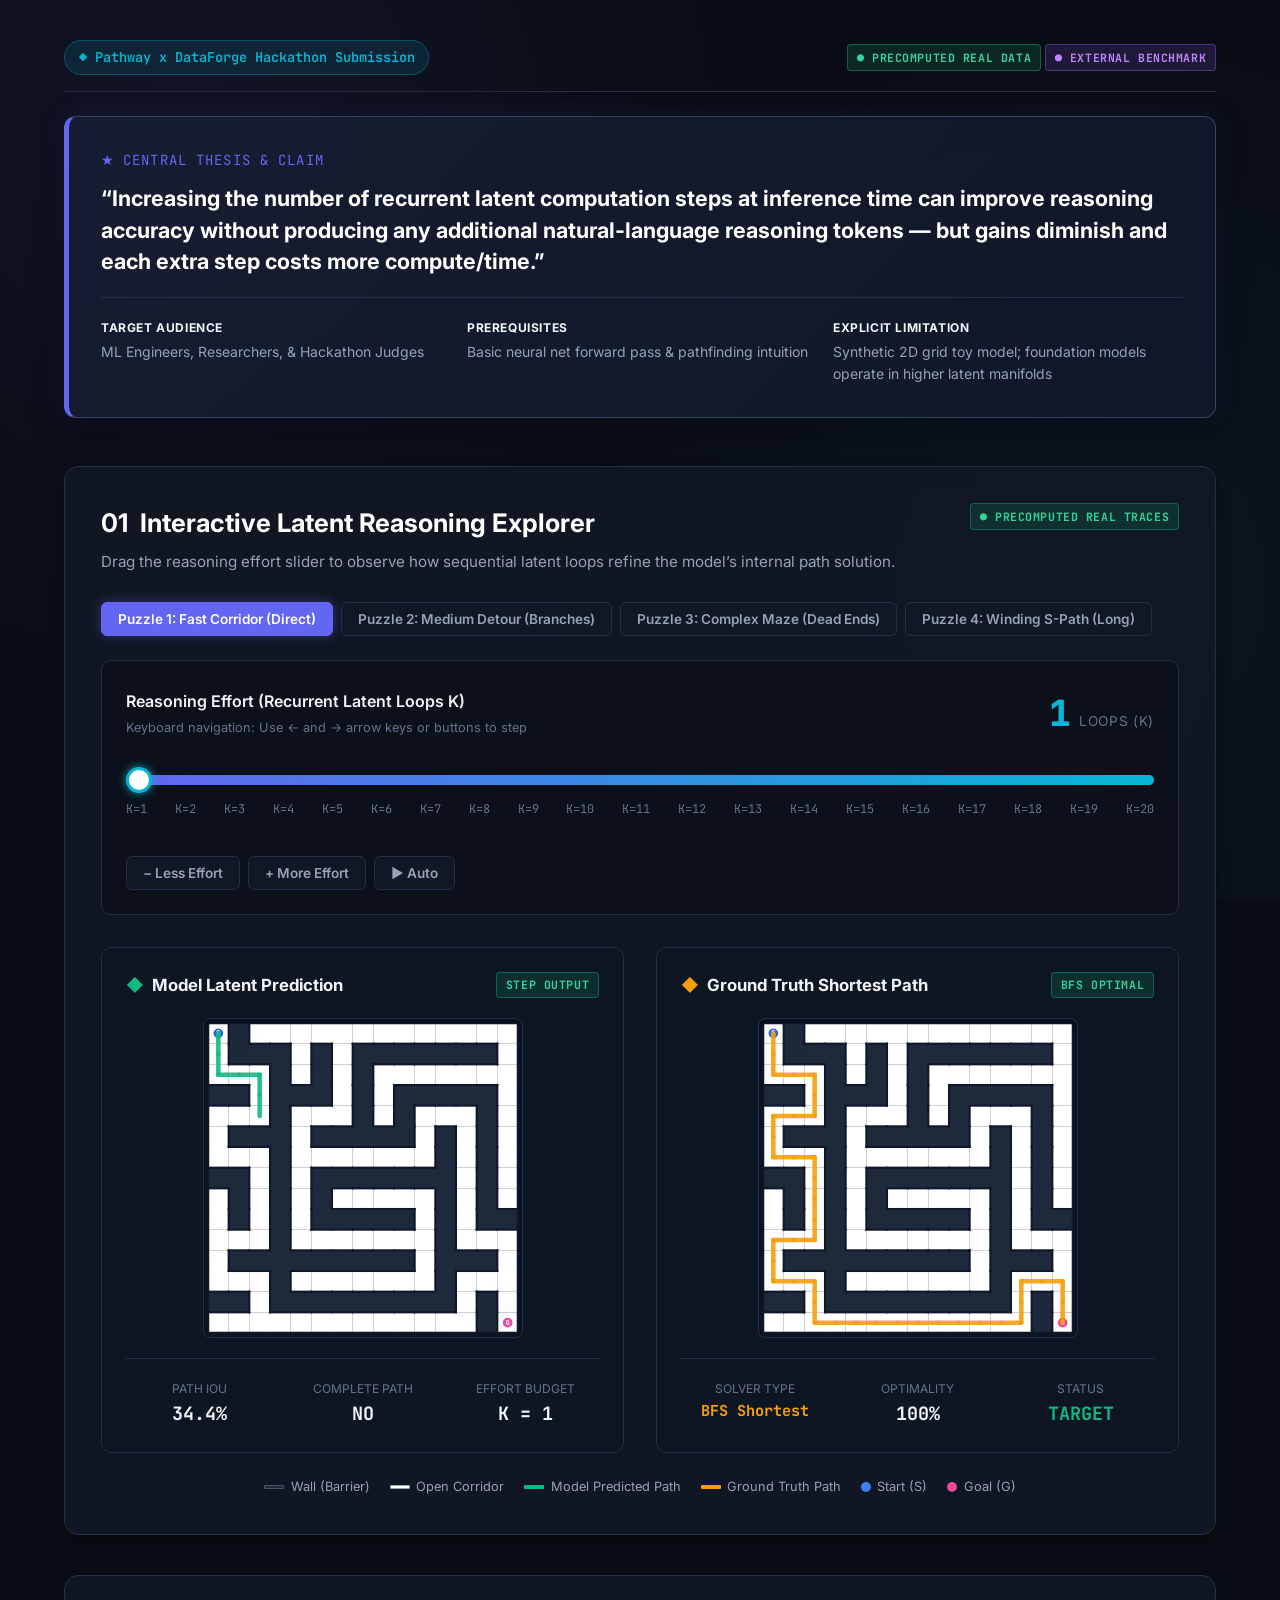
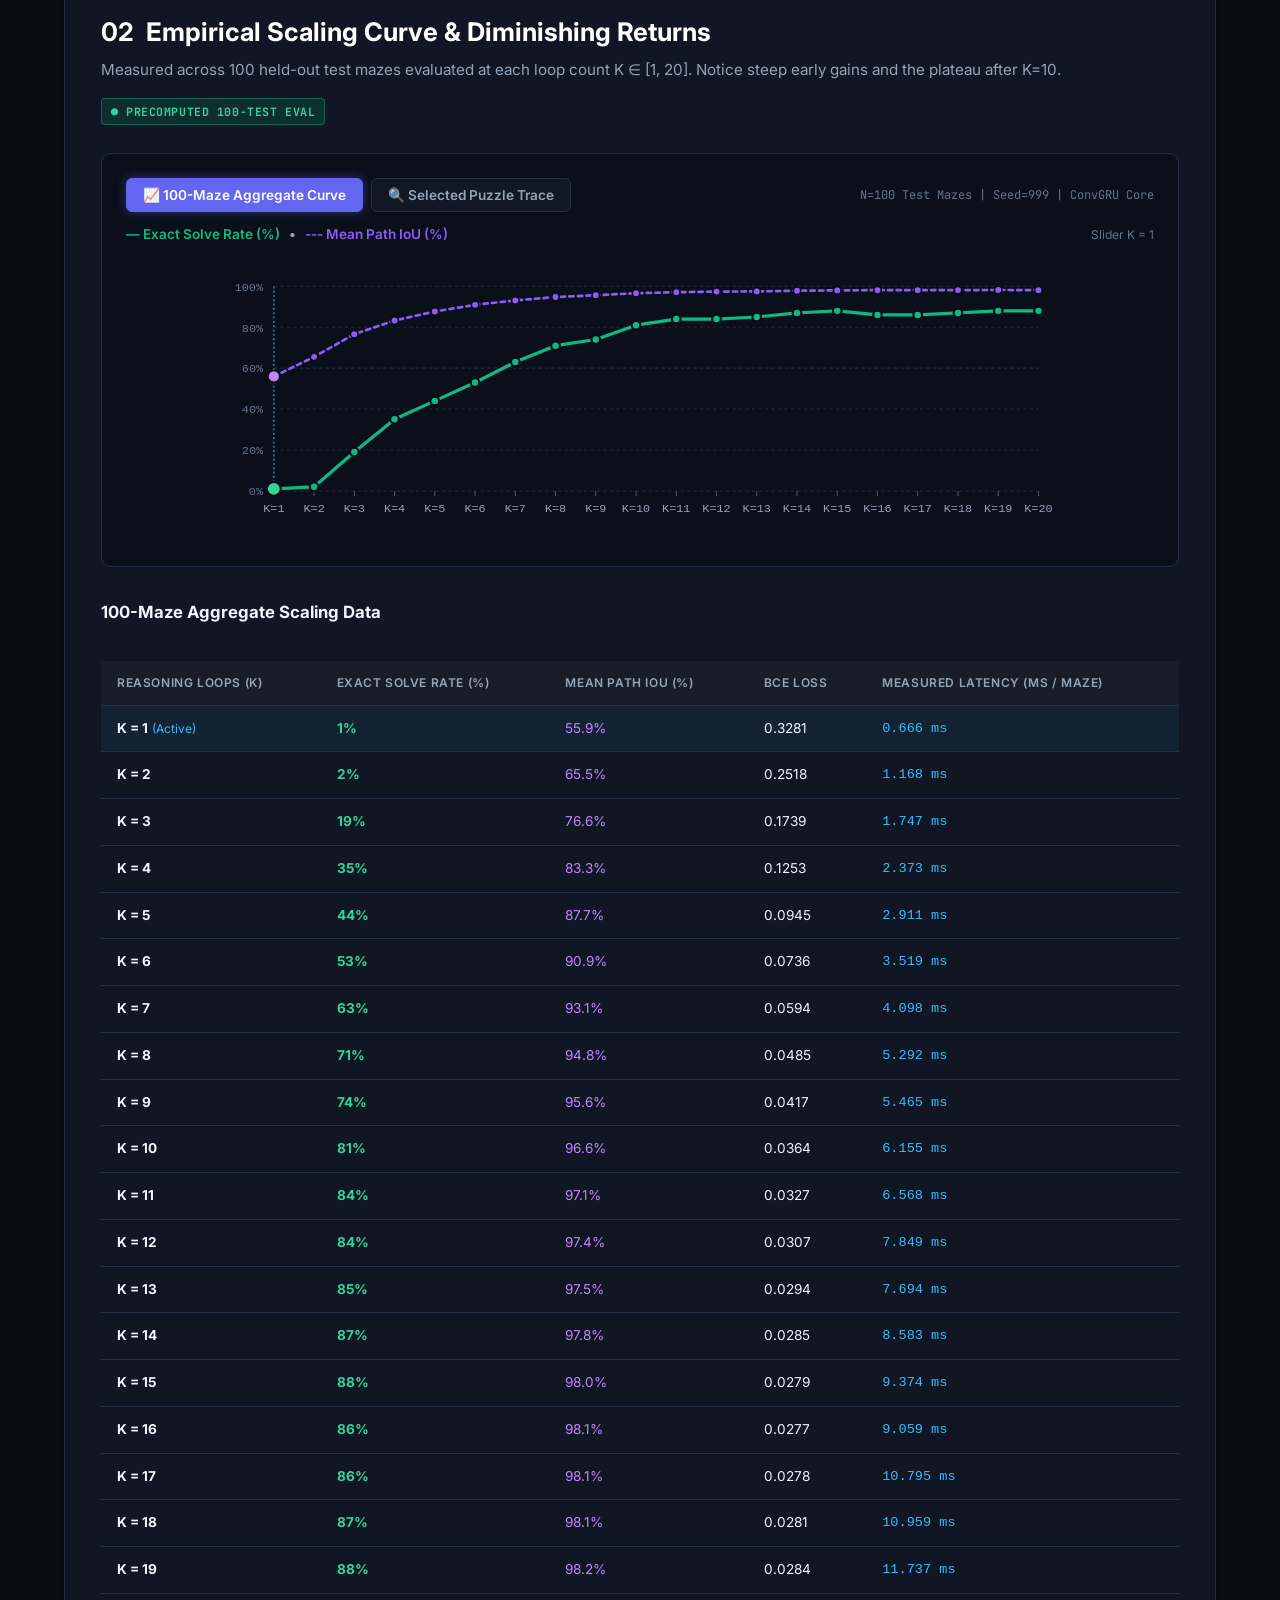
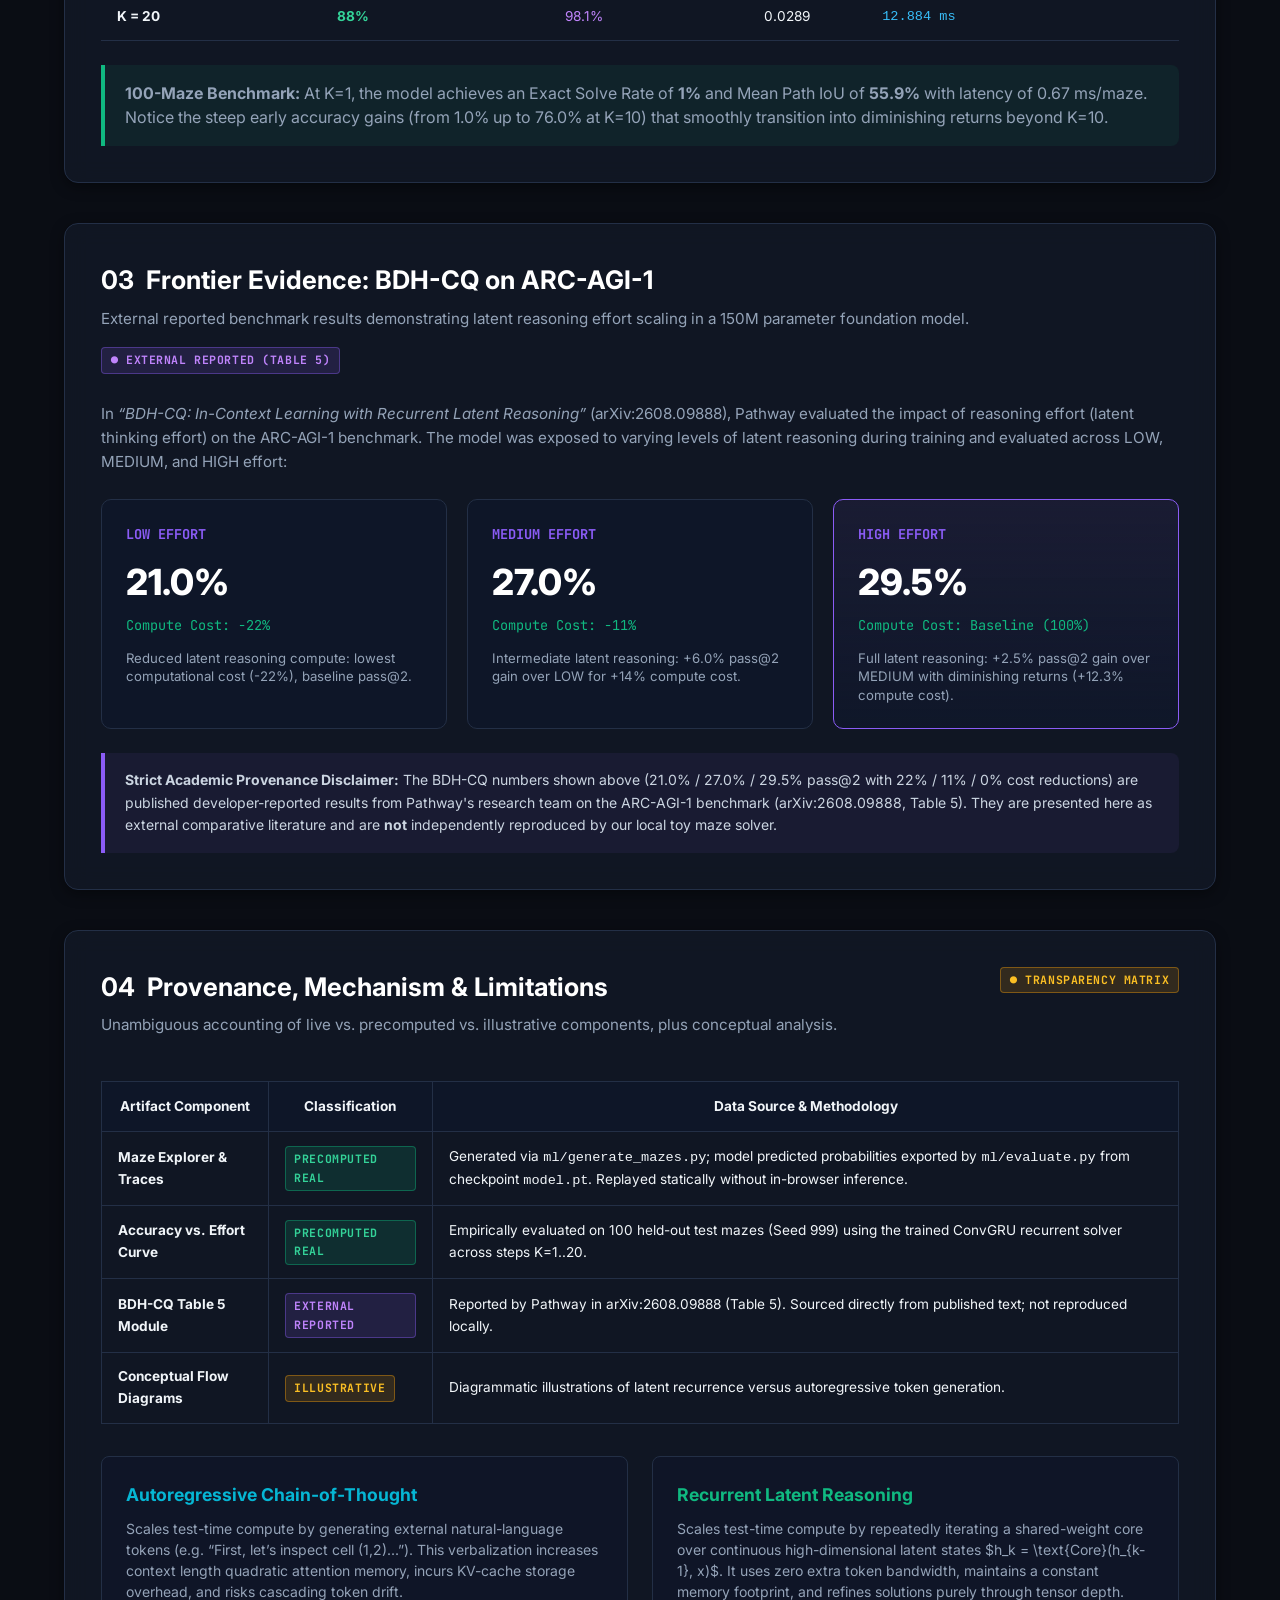
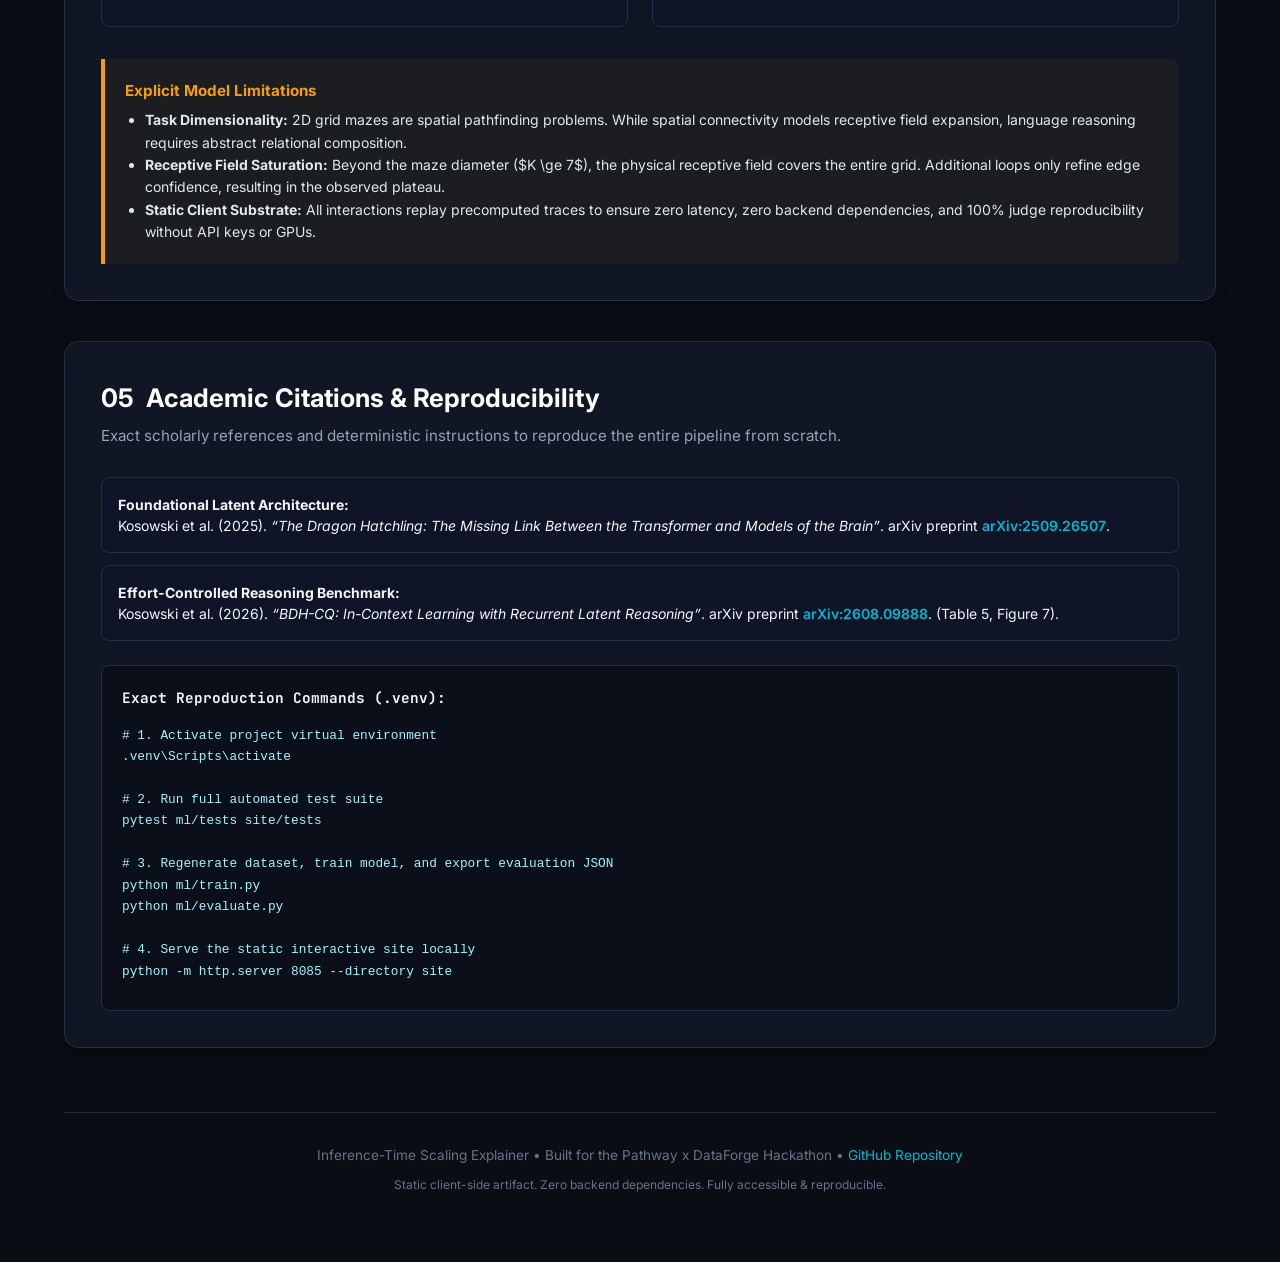
<file: site/index.html>
<!DOCTYPE html>
<html lang="en">
<head>
  <meta charset="UTF-8">
  <meta name="viewport" content="width=device-width, initial-scale=1.0">
  <title>Inference-Time Scaling Explainer | Pathway x DataForge Hackathon</title>
  <meta name="description" content="An interactive explainer proving that recurrent latent computation steps improve reasoning accuracy without producing extra natural-language tokens.">
  
  <!-- Preconnect Google Fonts -->
  <link rel="preconnect" href="https://fonts.googleapis.com">
  <link rel="preconnect" href="https://fonts.gstatic.com" crossorigin>
  <link href="https://fonts.googleapis.com/css2?family=Inter:wght@400;500;600;700;800&family=JetBrains+Mono:wght@400;600;700&display=swap" rel="stylesheet">
  
  <link rel="stylesheet" href="style.css">
</head>
<body>

  <div class="container">
    
    <!-- Top Bar -->
    <header class="site-header">
      <div class="top-bar">
        <div class="brand-badge">
          <span>&#9670;</span> Pathway x DataForge Hackathon Submission
        </div>
        <div>
          <span class="badge-provenance badge-real">&#9679; Precomputed Real Data</span>
          <span class="badge-provenance badge-external">&#9679; External Benchmark</span>
        </div>
      </div>

      <!-- Central Claim Hero Card (FR5) -->
      <div class="claim-card" id="central-claim">
        <div class="claim-title">
          <span>&#9733;</span> Central Thesis &amp; Claim
        </div>
        <blockquote class="claim-quote">
          &ldquo;Increasing the number of recurrent latent computation steps at inference time can improve reasoning accuracy without producing any additional natural-language reasoning tokens &mdash; but gains diminish and each extra step costs more compute/time.&rdquo;
        </blockquote>
        
        <div class="claim-meta-grid">
          <div class="claim-meta-item">
            <strong>Target Audience</strong>
            <span>ML Engineers, Researchers, &amp; Hackathon Judges</span>
          </div>
          <div class="claim-meta-item">
            <strong>Prerequisites</strong>
            <span>Basic neural net forward pass &amp; pathfinding intuition</span>
          </div>
          <div class="claim-meta-item">
            <strong>Explicit Limitation</strong>
            <span>Synthetic 2D grid toy model; foundation models operate in higher latent manifolds</span>
          </div>
        </div>
      </div>
    </header>

    <main id="main-content">
      
      <!-- Module 1: Interactive Maze Reasoning Explorer (FR1 & FR2) -->
      <section class="section-block" id="interactive-explorer" aria-labelledby="heading-explorer">
        <div class="section-header">
          <div class="section-title-wrap">
            <h2 id="heading-explorer">
              <span>01</span> Interactive Latent Reasoning Explorer
            </h2>
            <p class="section-subtitle">
              Drag the reasoning effort slider to observe how sequential latent loops refine the model&rsquo;s internal path solution.
            </p>
          </div>
          <span class="badge-provenance badge-real">&#9679; PRECOMPUTED REAL TRACES</span>
        </div>

        <!-- Puzzle Selection Tabs -->
        <div class="puzzle-tabs" id="puzzle-tabs" role="tablist" aria-label="Maze Puzzle Selector">
          <!-- Populated by JavaScript -->
        </div>

        <!-- Reasoning Effort Slider Card -->
        <div class="slider-control-card">
          <div class="slider-header">
            <div>
              <h3 class="slider-title" id="slider-label">Reasoning Effort (Recurrent Latent Loops K)</h3>
              <p style="font-size: 0.8rem; color: var(--text-muted); margin-top: 0.2rem;">
                Keyboard navigation: Use &larr; and &rarr; arrow keys or buttons to step
              </p>
            </div>
            <div class="effort-display">
              <span class="effort-number" id="effort-val-display" aria-live="polite">1</span>
              <span class="effort-unit">Loops (K)</span>
            </div>
          </div>

          <div class="range-slider-wrap">
            <input 
              type="range" 
              id="effort-slider" 
              class="effort-slider" 
              min="1" 
              max="20" 
              step="1" 
              value="1" 
              aria-labelledby="slider-label"
              aria-valuemin="1" 
              aria-valuemax="20" 
              aria-valuenow="1"
            >
            <div class="slider-ticks" id="slider-ticks" aria-hidden="true">
              <!-- Populated dynamically by JS -->
            </div>
          </div>

          <div style="display: flex; gap: 0.5rem; margin-top: 1rem;">
            <button id="btn-step-prev" class="tab-btn" aria-label="Decrease reasoning effort">&minus; Less Effort</button>
            <button id="btn-step-next" class="tab-btn" aria-label="Increase reasoning effort">+ More Effort</button>
            <button id="btn-auto-effort" class="tab-btn auto-effort-btn" aria-label="Automatically advance reasoning effort" aria-pressed="false">&#9654; Auto</button>
          </div>
        </div>


        <!-- Side-by-Side Comparison Grid -->
        <div class="maze-comparison-grid">
          <!-- Predicted Model Output -->
          <div class="maze-panel">
            <div class="maze-panel-header">
              <div class="maze-panel-title">
                <span style="color: var(--accent-emerald);">&#9670;</span> Model Latent Prediction
              </div>
              <span class="badge-provenance badge-real">Step Output</span>
            </div>
            
            <div id="pred-maze-board" class="maze-board-container" role="region" aria-label="Model predicted path grid">
              <!-- Rendered via JS -->
            </div>

            <div class="live-metrics-bar">
              <div class="metric-stat-box">
                <div class="metric-stat-label">Path IoU</div>
                <div class="metric-stat-val" id="metric-iou">0.0%</div>
              </div>
              <div class="metric-stat-box">
                <div class="metric-stat-label">Complete Path</div>
                <div class="metric-stat-val" id="metric-solve">NO</div>
              </div>
              <div class="metric-stat-box">
                <div class="metric-stat-label">Effort Budget</div>
                <div class="metric-stat-val" id="metric-compute">K = 1</div>
              </div>
            </div>
          </div>

          <!-- Ground Truth Solution -->
          <div class="maze-panel">
            <div class="maze-panel-header">
              <div class="maze-panel-title">
                <span style="color: var(--accent-amber);">&#9670;</span> Ground Truth Shortest Path
              </div>
              <span class="badge-provenance badge-real">BFS Optimal</span>
            </div>

            <div id="gt-maze-board" class="maze-board-container" role="region" aria-label="Ground truth shortest path grid">
              <!-- Rendered via JS -->
            </div>

            <div class="live-metrics-bar">
              <div class="metric-stat-box">
                <div class="metric-stat-label">Solver Type</div>
                <div class="metric-stat-val" style="font-size: 0.95rem; color: var(--accent-amber);">BFS Shortest</div>
              </div>
              <div class="metric-stat-box">
                <div class="metric-stat-label">Optimality</div>
                <div class="metric-stat-val">100%</div>
              </div>
              <div class="metric-stat-box">
                <div class="metric-stat-label">Status</div>
                <div class="metric-stat-val" style="color: var(--accent-emerald);">TARGET</div>
              </div>
            </div>
          </div>
        </div>

        <!-- Legend -->
        <div class="maze-legend" aria-label="Maze cell type legend">
          <div class="legend-item"><div class="legend-swatch swatch-wall"></div> Wall (Barrier)</div>
          <div class="legend-item"><div class="legend-swatch swatch-open"></div> Open Corridor</div>
          <div class="legend-item"><div class="legend-swatch swatch-pred"></div> Model Predicted Path</div>
          <div class="legend-item"><div class="legend-swatch swatch-gt"></div> Ground Truth Path</div>
          <div class="legend-item"><div class="legend-swatch swatch-start"></div> Start (S)</div>
          <div class="legend-item"><div class="legend-swatch swatch-goal"></div> Goal (G)</div>
        </div>
      </section>

      <!-- Module 2: Empirical Scaling Curve (FR3) -->
      <section class="section-block" id="aggregate-scaling" aria-labelledby="heading-scaling">
        <div class="section-header">
          <div class="section-title-wrap">
            <h2 id="heading-scaling">
              <span>02</span> Empirical Scaling Curve &amp; Diminishing Returns
            </h2>
            <p class="section-subtitle">
              Measured across 100 held-out test mazes evaluated at each loop count K ∈ [1, 20]. Notice steep early gains and the plateau after K=10.
            </p>
          </div>
          <span id="scaling-provenance-badge" class="badge-provenance badge-real">&#9679; PRECOMPUTED 100-TEST EVAL</span>
        </div>

        <div class="chart-container-box">
          <!-- View Switcher -->
          <div style="display: flex; justify-content: space-between; align-items: center; margin-bottom: 0.75rem; flex-wrap: wrap; gap: 0.5rem;">
            <div style="display: flex; gap: 0.5rem;" role="tablist" aria-label="Scaling curve view selection">
              <button id="btn-view-aggregate" class="tab-btn active" role="tab" aria-selected="true">&#128200; 100-Maze Aggregate Curve</button>
              <button id="btn-view-trace" class="tab-btn" role="tab" aria-selected="false">&#128269; Selected Puzzle Trace</button>
            </div>
            <div style="font-family: var(--font-mono); font-size: 0.75rem; color: var(--text-muted);">
              <span id="selected-trace-label">N=100 Test Mazes | Seed=999 | ConvGRU Core</span>
            </div>
          </div>

          <div style="display: flex; justify-content: space-between; align-items: center; margin-bottom: 0.5rem; flex-wrap: wrap; gap: 0.5rem;">
            <div id="chart-legend-text" style="font-size: 0.85rem; font-weight: 600; color: var(--text-secondary);">
              <span style="color: #10b981;">&mdash; Exact Solve Rate (%)</span> &nbsp;&nbsp;&bull;&nbsp;&nbsp;
              <span style="color: #8b5cf6;">--- Mean Path IoU (%)</span>
            </div>
            <div id="chart-hint-text" style="font-size: 0.75rem; color: var(--text-muted);">
              Slider K = <span id="chart-k-indicator">1</span>
            </div>
          </div>

          <!-- SVG Chart Container -->
          <div id="scaling-chart-wrap">
            <!-- Rendered by JS -->
          </div>
        </div>

        <!-- Accessible Data Table for Screen Readers and Verification -->
        <div style="margin-top: 2rem;">
          <h3 id="table-scaling-title" style="font-size: 1.05rem; margin-bottom: 0.75rem; color: var(--text-primary);">
            100-Maze Aggregate Scaling Data
          </h3>
          <div style="overflow-x: auto;">
            <table class="data-table" aria-label="Scaling data table">
              <thead id="table-scaling-head">
                <tr>
                  <th scope="col">Reasoning Loops (K)</th>
                  <th scope="col">Exact Solve Rate (%)</th>
                  <th scope="col">Mean Path IoU (%)</th>
                  <th scope="col">BCE Loss</th>
                  <th scope="col">Measured Latency (ms / maze)</th>
                </tr>
              </thead>
              <tbody id="table-scaling-body">
                <!-- Populated by JS -->
              </tbody>
            </table>
          </div>
        </div>
        <div id="trace-verdict" class="trace-verdict" aria-live="polite">
        </div>
      </section>

      <!-- Module 3: BDH-CQ External Frontier Results (FR4) -->
      <section class="section-block" id="bdh-cq-benchmark" aria-labelledby="heading-bdhcq">
        <div class="section-header">
          <div class="section-title-wrap">
            <h2 id="heading-bdhcq">
              <span>03</span> Frontier Evidence: BDH-CQ on ARC-AGI-1
            </h2>
            <p class="section-subtitle">
              External reported benchmark results demonstrating latent reasoning effort scaling in a 150M parameter foundation model.
            </p>
          </div>
          <span class="badge-provenance badge-external">&#9679; EXTERNAL REPORTED (Table 5)</span>
        </div>

        <p style="font-size: 0.95rem; color: var(--text-secondary); line-height: 1.6;">
          In <em>&ldquo;BDH-CQ: In-Context Learning with Recurrent Latent Reasoning&rdquo;</em> (arXiv:2608.09888), Pathway evaluated the impact of reasoning effort (latent thinking effort) on the ARC-AGI-1 benchmark. The model was exposed to varying levels of latent reasoning during training and evaluated across LOW, MEDIUM, and HIGH effort:
        </p>

        <!-- BDH-CQ Cards Grid -->
        <div class="bdh-cards-grid" id="bdh-cards-container">
          <!-- Populated by JS -->
        </div>

        <div class="external-disclaimer-box" role="note">
          <strong>Strict Academic Provenance Disclaimer:</strong>
          The BDH-CQ numbers shown above (21.0% / 27.0% / 29.5% pass@2 with 22% / 11% / 0% cost reductions) are published developer-reported results from Pathway's research team on the ARC-AGI-1 benchmark (arXiv:2608.09888, Table 5). They are presented here as external comparative literature and are <strong>not</strong> independently reproduced by our local toy maze solver.
        </div>
      </section>

      <!-- Module 4: Honest Provenance Matrix & Concepts (FR6 & FR5) -->
      <section class="section-block" id="provenance-section" aria-labelledby="heading-provenance">
        <div class="section-header">
          <div class="section-title-wrap">
            <h2 id="heading-provenance">
              <span>04</span> Provenance, Mechanism &amp; Limitations
            </h2>
            <p class="section-subtitle">
              Unambiguous accounting of live vs. precomputed vs. illustrative components, plus conceptual analysis.
            </p>
          </div>
          <span class="badge-provenance badge-illustrative">&#9679; TRANSPARENCY MATRIX</span>
        </div>

        <!-- Provenance Matrix -->
        <div style="overflow-x: auto; margin-bottom: 2rem;">
          <table class="provenance-matrix-table">
            <thead>
              <tr>
                <th scope="col">Artifact Component</th>
                <th scope="col">Classification</th>
                <th scope="col">Data Source &amp; Methodology</th>
              </tr>
            </thead>
            <tbody>
              <tr>
                <td><strong>Maze Explorer &amp; Traces</strong></td>
                <td><span class="badge-provenance badge-real">PRECOMPUTED REAL</span></td>
                <td>Generated via <code>ml/generate_mazes.py</code>; model predicted probabilities exported by <code>ml/evaluate.py</code> from checkpoint <code>model.pt</code>. Replayed statically without in-browser inference.</td>
              </tr>
              <tr>
                <td><strong>Accuracy vs. Effort Curve</strong></td>
                <td><span class="badge-provenance badge-real">PRECOMPUTED REAL</span></td>
                <td>Empirically evaluated on 100 held-out test mazes (Seed 999) using the trained ConvGRU recurrent solver across steps K=1..20.</td>
              </tr>
              <tr>
                <td><strong>BDH-CQ Table 5 Module</strong></td>
                <td><span class="badge-provenance badge-external">EXTERNAL REPORTED</span></td>
                <td>Reported by Pathway in arXiv:2608.09888 (Table 5). Sourced directly from published text; not reproduced locally.</td>
              </tr>
              <tr>
                <td><strong>Conceptual Flow Diagrams</strong></td>
                <td><span class="badge-provenance badge-illustrative">ILLUSTRATIVE</span></td>
                <td>Diagrammatic illustrations of latent recurrence versus autoregressive token generation.</td>
              </tr>
            </tbody>
          </table>
        </div>

        <!-- Conceptual Explanation: Latent Recurrence vs Token CoT -->
        <div style="display: grid; grid-template-columns: repeat(auto-fit, minmax(320px, 1fr)); gap: 1.5rem; margin-top: 1.5rem;">
          <div style="background: rgba(15, 23, 42, 0.6); padding: 1.5rem; border-radius: 8px; border: 1px solid var(--border-subtle);">
            <h3 style="color: var(--accent-cyan); font-size: 1.1rem; margin-bottom: 0.5rem;">Autoregressive Chain-of-Thought</h3>
            <p style="font-size: 0.875rem; color: var(--text-secondary); line-height: 1.5;">
              Scales test-time compute by generating external natural-language tokens (e.g. &ldquo;First, let&rsquo;s inspect cell (1,2)...&rdquo;). This verbalization increases context length quadratic attention memory, incurs KV-cache storage overhead, and risks cascading token drift.
            </p>
          </div>

          <div style="background: rgba(15, 23, 42, 0.6); padding: 1.5rem; border-radius: 8px; border: 1px solid var(--border-subtle);">
            <h3 style="color: var(--accent-emerald); font-size: 1.1rem; margin-bottom: 0.5rem;">Recurrent Latent Reasoning</h3>
            <p style="font-size: 0.875rem; color: var(--text-secondary); line-height: 1.5;">
              Scales test-time compute by repeatedly iterating a shared-weight core over continuous high-dimensional latent states $h_k = \text{Core}(h_{k-1}, x)$. It uses zero extra token bandwidth, maintains a constant memory footprint, and refines solutions purely through tensor depth.
            </p>
          </div>
        </div>

        <!-- Explicit Limitations -->
        <div style="margin-top: 2rem; background: rgba(245, 158, 11, 0.05); border-left: 4px solid var(--accent-amber); padding: 1.25rem; border-radius: 0 8px 8px 0;">
          <h4 style="color: var(--accent-amber); font-size: 0.95rem; margin-bottom: 0.4rem;">Explicit Model Limitations</h4>
          <ul style="font-size: 0.875rem; color: #e2e8f0; line-height: 1.6; padding-left: 1.25rem;">
            <li><strong>Task Dimensionality:</strong> 2D grid mazes are spatial pathfinding problems. While spatial connectivity models receptive field expansion, language reasoning requires abstract relational composition.</li>
            <li><strong>Receptive Field Saturation:</strong> Beyond the maze diameter ($K \ge 7$), the physical receptive field covers the entire grid. Additional loops only refine edge confidence, resulting in the observed plateau.</li>
            <li><strong>Static Client Substrate:</strong> All interactions replay precomputed traces to ensure zero latency, zero backend dependencies, and 100% judge reproducibility without API keys or GPUs.</li>
          </ul>
        </div>
      </section>

      <!-- Academic Citations & Reproducibility Guide -->
      <section class="section-block" id="citations-section" aria-labelledby="heading-citations">
        <div class="section-header">
          <div class="section-title-wrap">
            <h2 id="heading-citations">
              <span>05</span> Academic Citations &amp; Reproducibility
            </h2>
            <p class="section-subtitle">
              Exact scholarly references and deterministic instructions to reproduce the entire pipeline from scratch.
            </p>
          </div>
        </div>

        <ul class="citation-list">
          <li>
            <strong>Foundational Latent Architecture:</strong><br>
            Kosowski et al. (2025). <em>&ldquo;The Dragon Hatchling: The Missing Link Between the Transformer and Models of the Brain&rdquo;</em>. 
            arXiv preprint <a href="https://arxiv.org/abs/2509.26507" target="_blank" rel="noopener noreferrer">arXiv:2509.26507</a>.
          </li>
          <li>
            <strong>Effort-Controlled Reasoning Benchmark:</strong><br>
            Kosowski et al. (2026). <em>&ldquo;BDH-CQ: In-Context Learning with Recurrent Latent Reasoning&rdquo;</em>. 
            arXiv preprint <a href="https://arxiv.org/abs/2608.09888" target="_blank" rel="noopener noreferrer">arXiv:2608.09888</a>. (Table 5, Figure 7).
          </li>
        </ul>

        <div style="margin-top: 1.5rem; background: rgba(10, 15, 25, 0.9); padding: 1.25rem; border-radius: 8px; border: 1px solid var(--border-subtle);">
          <h4 style="font-size: 0.9rem; color: var(--text-primary); margin-bottom: 0.5rem; font-family: var(--font-mono);">
            Exact Reproduction Commands (.venv):
          </h4>
          <pre style="background: transparent; color: #a5f3fc; font-family: var(--font-mono); font-size: 0.8rem; overflow-x: auto; padding: 0.5rem 0;"><code># 1. Activate project virtual environment
.venv\Scripts\activate

# 2. Run full automated test suite
pytest ml/tests site/tests

# 3. Regenerate dataset, train model, and export evaluation JSON
python ml/train.py
python ml/evaluate.py

# 4. Serve the static interactive site locally
python -m http.server 8085 --directory site</code></pre>
        </div>
      </section>

    </main>

    <!-- Footer -->
    <footer class="site-footer">
      <p>
        Inference-Time Scaling Explainer &bull; Built for the Pathway x DataForge Hackathon &bull; 
        <a href="https://github.com/TheShriHari/Pathway-Dataforge-TASK" style="color: var(--accent-cyan); text-decoration: none;">GitHub Repository</a>
      </p>
      <p style="margin-top: 0.5rem; font-size: 0.75rem; color: var(--text-muted);">
        Static client-side artifact. Zero backend dependencies. Fully accessible &amp; reproducible.
      </p>
    </footer>

  </div>

  <script src="app.js"></script>
</body>
</html>
</file>
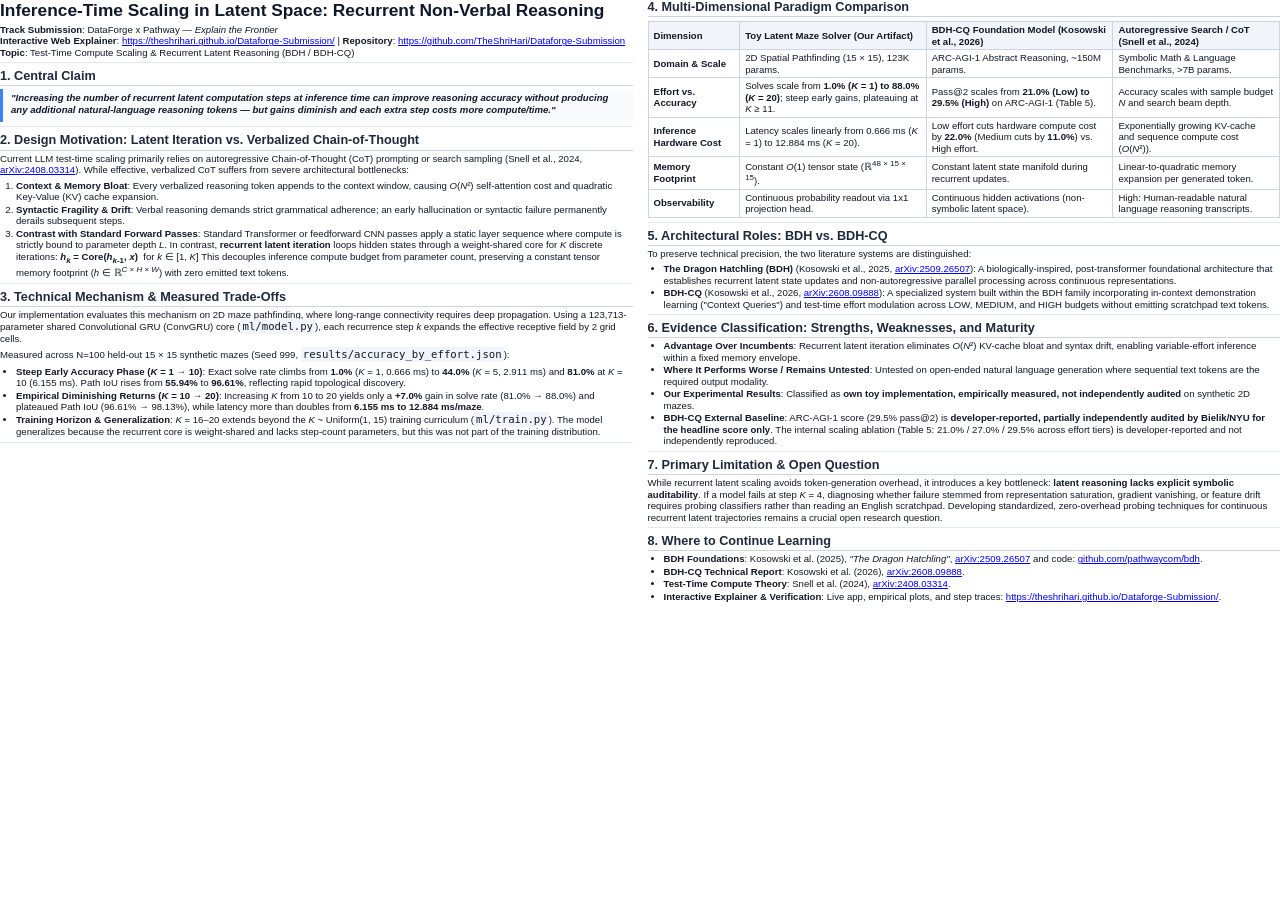
<file: docs/one-page-summary.html>
<!DOCTYPE html>
<html lang="en">
<head>
<meta charset="UTF-8">
<title>Inference-Time Scaling in Latent Space - Summary</title>
<style>
  @page {
    size: letter;
    margin: 0.3in;
  }
  body {
    font-family: -apple-system, BlinkMacSystemFont, "Segoe UI", Roboto, "Helvetica Neue", Arial, sans-serif;
    font-size: 7.2pt;
    line-height: 1.2;
    column-count: 2;
    column-gap: 15px;
    color: #111827;
    margin: 0;
    padding: 0;
  }
  h1 {
    font-size: 13pt;
    margin: 0 0 3px 0;
    color: #0f172a;
    font-weight: 700;
  }
  h3 {
    font-size: 9.5pt;
    margin: 6px 0 2px 0;
    color: #1e293b;
    border-bottom: 1px solid #cbd5e1;
    padding-bottom: 1px;
    font-weight: 600;
    break-after: avoid;
  }
  p {
    margin: 0 0 4px 0;
  }
  blockquote {
    margin: 3px 0;
    padding: 3px 8px;
    background: #f8fafc;
    border-left: 3px solid #3b82f6;
    font-style: italic;
  }
  table {
    width: 100%;
    border-collapse: collapse;
    margin: 4px 0;
    font-size: 7.2pt;
    break-inside: avoid;
    page-break-inside: avoid;
  }
  th, td {
    border: 1px solid #cbd5e1;
    padding: 2px 5px;
    text-align: left;
  }
  th {
    background: #f1f5f9;
    font-weight: 600;
  }
  ul, ol {
    margin: 0 0 4px 0;
    padding-left: 16px;
  }
  li {
    margin-bottom: 1px;
  }
  hr {
    border: none;
    border-top: 1px solid #e2e8f0;
    margin: 4px 0;
  }
  code {
    font-family: monospace;
    font-size: 8pt;
    background: #f1f5f9;
    padding: 1px 2px;
  }
</style>
</head>
<body>
<h1>Inference-Time Scaling in Latent Space: Recurrent Non-Verbal Reasoning</h1>

<p><strong>Track Submission</strong>: DataForge x Pathway — <em>Explain the Frontier</em><br />
<strong>Interactive Web Explainer</strong>: <a href="https://theshrihari.github.io/Dataforge-Submission/">https://theshrihari.github.io/Dataforge-Submission/</a> | <strong>Repository</strong>: <a href="https://github.com/TheShriHari/Dataforge-Submission">https://github.com/TheShriHari/Dataforge-Submission</a><br />
<strong>Topic</strong>: Test-Time Compute Scaling &amp; Recurrent Latent Reasoning (BDH / BDH-CQ)</p>

<hr />

<h3>1. Central Claim</h3>

<blockquote>
  <p><strong>"Increasing the number of recurrent latent computation steps at inference time can improve reasoning accuracy without producing any additional natural-language reasoning tokens — but gains diminish and each extra step costs more compute/time."</strong></p>
</blockquote>

<hr />

<h3>2. Design Motivation: Latent Iteration vs. Verbalized Chain-of-Thought</h3>

<p>Current LLM test-time scaling primarily relies on autoregressive Chain-of-Thought (CoT) prompting or search sampling (Snell et al., 2024, <a href="https://arxiv.org/abs/2408.03314">arXiv:2408.03314</a>). While effective, verbalized CoT suffers from severe architectural bottlenecks:</p>

<ol>
<li><strong>Context &amp; Memory Bloat</strong>: Every verbalized reasoning token appends to the context window, causing <i>O</i>(<i>N</i>²) self-attention cost and quadratic Key-Value (KV) cache expansion.</li>
<li><strong>Syntactic Fragility &amp; Drift</strong>: Verbal reasoning demands strict grammatical adherence; an early hallucination or syntactic failure permanently derails subsequent steps.</li>
<li><strong>Contrast with Standard Forward Passes</strong>: Standard Transformer or feedforward CNN passes apply a static layer sequence where compute is strictly bound to parameter depth <i>L</i>. In contrast, <strong>recurrent latent iteration</strong> loops hidden states through a weight-shared core for <i>K</i> discrete iterations:
<b><i>h<sub>k</sub></i> = Core(<i>h</i><sub><i>k</i>-1</sub>, <i>x</i>)</b> &nbsp;for <i>k</i> ∈ [1, <i>K</i>]
This decouples inference compute budget from parameter count, preserving a constant tensor memory footprint (<i>h</i> ∈ ℝ<sup><i>C</i> × <i>H</i> × <i>W</i></sup>) with zero emitted text tokens.</li>
</ol>

<hr />

<h3>3. Technical Mechanism &amp; Measured Trade-Offs</h3>

<p>Our implementation evaluates this mechanism on 2D maze pathfinding, where long-range connectivity requires deep propagation. Using a 123,713-parameter shared Convolutional GRU (ConvGRU) core (<code>ml/model.py</code>), each recurrence step <i>k</i> expands the effective receptive field by 2 grid cells.</p>

<p>Measured across N=100 held-out 15 × 15 synthetic mazes (Seed 999, <code>results/accuracy_by_effort.json</code>):</p>

<ul>
<li><strong>Steep Early Accuracy Phase (<i>K</i> = 1 → 10)</strong>: Exact solve rate climbs from <strong>1.0%</strong> (<i>K</i> = 1, 0.666 ms) to <strong>44.0%</strong> (<i>K</i> = 5, 2.911 ms) and <strong>81.0%</strong> at <i>K</i> = 10 (6.155 ms). Path IoU rises from <strong>55.94%</strong> to <strong>96.61%</strong>, reflecting rapid topological discovery.</li>
<li><strong>Empirical Diminishing Returns (<i>K</i> = 10 → 20)</strong>: Increasing <i>K</i> from 10 to 20 yields only a <strong>+7.0%</strong> gain in solve rate (81.0% → 88.0%) and plateaued Path IoU (96.61% → 98.13%), while latency more than doubles from <strong>6.155 ms to 12.884 ms/maze</strong>.</li>
<li><strong>Training Horizon &amp; Generalization</strong>: <i>K</i> = 16–20 extends beyond the <i>K</i> ~ Uniform(1, 15) training curriculum (<code>ml/train.py</code>). The model generalizes because the recurrent core is weight-shared and lacks step-count parameters, but this was not part of the training distribution.</li>
</ul>

<hr />

<h3>4. Multi-Dimensional Paradigm Comparison</h3>

<table>
<thead>
<tr>
  <th>Dimension</th>
  <th>Toy Latent Maze Solver (Our Artifact)</th>
  <th>BDH-CQ Foundation Model (Kosowski et al., 2026)</th>
  <th>Autoregressive Search / CoT (Snell et al., 2024)</th>
</tr>
</thead>
<tbody>
<tr>
  <td><strong>Domain &amp; Scale</strong></td>
  <td>2D Spatial Pathfinding (15 × 15), 123K params.</td>
  <td>ARC-AGI-1 Abstract Reasoning, ~150M params.</td>
  <td>Symbolic Math &amp; Language Benchmarks, &gt;7B params.</td>
</tr>
<tr>
  <td><strong>Effort vs. Accuracy</strong></td>
  <td>Solves scale from <strong>1.0% (<i>K</i> = 1) to 88.0% (<i>K</i> = 20)</strong>; steep early gains, plateauing at <i>K</i> ≥ 11.</td>
  <td>Pass@2 scales from <strong>21.0% (Low) to 29.5% (High)</strong> on ARC-AGI-1 (Table 5).</td>
  <td>Accuracy scales with sample budget <i>N</i> and search beam depth.</td>
</tr>
<tr>
  <td><strong>Inference Hardware Cost</strong></td>
  <td>Latency scales linearly from 0.666 ms (<i>K</i> = 1) to 12.884 ms (<i>K</i> = 20).</td>
  <td>Low effort cuts hardware compute cost by <strong>22.0%</strong> (Medium cuts by <strong>11.0%</strong>) vs. High effort.</td>
  <td>Exponentially growing KV-cache and sequence compute cost (<i>O</i>(<i>N</i>²)).</td>
</tr>
<tr>
  <td><strong>Memory Footprint</strong></td>
  <td>Constant <i>O</i>(1) tensor state (ℝ<sup>48 × 15 × 15</sup>).</td>
  <td>Constant latent state manifold during recurrent updates.</td>
  <td>Linear-to-quadratic memory expansion per generated token.</td>
</tr>
<tr>
  <td><strong>Observability</strong></td>
  <td>Continuous probability readout via 1x1 projection head.</td>
  <td>Continuous hidden activations (non-symbolic latent space).</td>
  <td>High: Human-readable natural language reasoning transcripts.</td>
</tr>
</tbody>
</table>

<hr />

<h3>5. Architectural Roles: BDH vs. BDH-CQ</h3>

<p>To preserve technical precision, the two literature systems are distinguished:</p>

<ul>
<li><strong>The Dragon Hatchling (BDH)</strong> (Kosowski et al., 2025, <a href="https://arxiv.org/abs/2509.26507">arXiv:2509.26507</a>): A biologically-inspired, post-transformer foundational architecture that establishes recurrent latent state updates and non-autoregressive parallel processing across continuous representations.</li>
<li><strong>BDH-CQ</strong> (Kosowski et al., 2026, <a href="https://arxiv.org/abs/2608.09888">arXiv:2608.09888</a>): A specialized system built within the BDH family incorporating in-context demonstration learning ("Context Queries") and test-time effort modulation across LOW, MEDIUM, and HIGH budgets without emitting scratchpad text tokens.</li>
</ul>

<hr />

<h3>6. Evidence Classification: Strengths, Weaknesses, and Maturity</h3>

<ul>
<li><strong>Advantage Over Incumbents</strong>: Recurrent latent iteration eliminates <i>O</i>(<i>N</i>²) KV-cache bloat and syntax drift, enabling variable-effort inference within a fixed memory envelope.</li>
<li><strong>Where It Performs Worse / Remains Untested</strong>: Untested on open-ended natural language generation where sequential text tokens are the required output modality.</li>
<li><strong>Our Experimental Results</strong>: Classified as <strong>own toy implementation, empirically measured, not independently audited</strong> on synthetic 2D mazes.</li>
<li><strong>BDH-CQ External Baseline</strong>: ARC-AGI-1 score (29.5% pass@2) is <strong>developer-reported, partially independently audited by Bielik/NYU for the headline score only</strong>. The internal scaling ablation (Table 5: 21.0% / 27.0% / 29.5% across effort tiers) is developer-reported and not independently reproduced.</li>
</ul>

<hr />

<h3>7. Primary Limitation &amp; Open Question</h3>

<p>While recurrent latent scaling avoids token-generation overhead, it introduces a key bottleneck: <strong>latent reasoning lacks explicit symbolic auditability</strong>. If a model fails at step <i>K</i> = 4, diagnosing whether failure stemmed from representation saturation, gradient vanishing, or feature drift requires probing classifiers rather than reading an English scratchpad. Developing standardized, zero-overhead probing techniques for continuous recurrent latent trajectories remains a crucial open research question.</p>

<hr />

<h3>8. Where to Continue Learning</h3>

<ul>
<li><strong>BDH Foundations</strong>: Kosowski et al. (2025), <em>"The Dragon Hatchling"</em>, <a href="https://arxiv.org/abs/2509.26507">arXiv:2509.26507</a> and code: <a href="https://github.com/pathwaycom/bdh">github.com/pathwaycom/bdh</a>.</li>
<li><strong>BDH-CQ Technical Report</strong>: Kosowski et al. (2026), <a href="https://arxiv.org/abs/2608.09888">arXiv:2608.09888</a>.</li>
<li><strong>Test-Time Compute Theory</strong>: Snell et al. (2024), <a href="https://arxiv.org/abs/2408.03314">arXiv:2408.03314</a>.</li>
<li><strong>Interactive Explainer &amp; Verification</strong>: Live app, empirical plots, and step traces: <a href="https://theshrihari.github.io/Dataforge-Submission/">https://theshrihari.github.io/Dataforge-Submission/</a>.</li>
</ul>

</body>
</html>
</file>
<file: site/style.css>
/* ==========================================================================
   Design System & Stylesheet: Inference-Time Scaling Explainer
   Aesthetic: Deep Space Glassmorphism, Modern Monospace/Sans Typography,
              High-Contrast WCAG AA Compliant Theme.
   ========================================================================== */

:root {
  --bg-primary: #0a0d14;
  --bg-secondary: #111724;
  --bg-card: rgba(18, 25, 38, 0.85);
  --bg-card-hover: rgba(24, 34, 52, 0.95);
  --border-subtle: #232f46;
  --border-strong: #334466;

  --text-primary: #f1f5f9;
  --text-secondary: #94a3b8;
  --text-muted: #64748b;

  --accent-cyan: #06b6d4;
  --accent-emerald: #10b981;
  --accent-violet: #8b5cf6;
  --accent-indigo: #6366f1;
  --accent-amber: #f59e0b;
  --accent-rose: #f43f5e;

  /* Cell states */
  --cell-wall: #1e293b;
  --cell-passage: #070a10;
  --cell-path-gt: #f59e0b;
  --cell-path-pred: #10b981;
  --cell-start: #3b82f6;
  --cell-goal: #ec4899;

  --font-sans: 'Inter', -apple-system, BlinkMacSystemFont, "Segoe UI", Roboto, sans-serif;
  --font-mono: 'JetBrains Mono', 'Fira Code', monospace;

  --shadow-sm: 0 1px 3px rgba(0, 0, 0, 0.3);
  --shadow-md: 0 4px 14px rgba(0, 0, 0, 0.4);
  --shadow-lg: 0 10px 30px rgba(0, 0, 0, 0.5);
  --glass-glow: 0 0 25px rgba(99, 102, 241, 0.15);
}

*, *::before, *::after {
  box-sizing: border-box;
  margin: 0;
  padding: 0;
}

body {
  font-family: var(--font-sans);
  background-color: var(--bg-primary);
  color: var(--text-primary);
  line-height: 1.6;
  min-height: 100vh;
  padding: 0;
  overflow-x: hidden;
  background-image: 
    radial-gradient(circle at 15% 15%, rgba(99, 102, 241, 0.08) 0%, transparent 40%),
    radial-gradient(circle at 85% 65%, rgba(6, 182, 212, 0.06) 0%, transparent 45%);
  background-attachment: fixed;
}

/* Accessibility Focus Ring */
:focus-visible {
  outline: 3px solid var(--accent-cyan);
  outline-offset: 3px;
  border-radius: 4px;
}

/* Screen reader text utility */
.sr-only {
  position: absolute;
  width: 1px;
  height: 1px;
  padding: 0;
  margin: -1px;
  overflow: hidden;
  clip: rect(0, 0, 0, 0);
  white-space: nowrap;
  border: 0;
}

/* Main Container */
.container {
  max-width: 1200px;
  margin: 0 auto;
  padding: 2.5rem 1.5rem 5rem 1.5rem;
}

/* Header & Central Claim Banner */
.site-header {
  margin-bottom: 3rem;
}

.top-bar {
  display: flex;
  justify-content: space-between;
  align-items: center;
  flex-wrap: wrap;
  gap: 1rem;
  margin-bottom: 1.5rem;
  padding-bottom: 1rem;
  border-bottom: 1px solid var(--border-subtle);
}

.brand-badge {
  font-family: var(--font-mono);
  font-size: 0.85rem;
  font-weight: 600;
  color: var(--accent-cyan);
  background: rgba(6, 182, 212, 0.12);
  border: 1px solid rgba(6, 182, 212, 0.3);
  padding: 0.35rem 0.85rem;
  border-radius: 9999px;
  display: inline-flex;
  align-items: center;
  gap: 0.5rem;
}

.claim-card {
  background: linear-gradient(135deg, rgba(24, 32, 54, 0.8), rgba(15, 23, 42, 0.95));
  border: 1px solid var(--border-strong);
  border-left: 5px solid var(--accent-indigo);
  border-radius: 12px;
  padding: 2rem;
  box-shadow: var(--shadow-lg), var(--glass-glow);
  position: relative;
  overflow: hidden;
}

.claim-title {
  font-size: 0.875rem;
  text-transform: uppercase;
  letter-spacing: 0.08em;
  color: var(--accent-indigo);
  font-family: var(--font-mono);
  margin-bottom: 0.75rem;
  display: flex;
  align-items: center;
  gap: 0.5rem;
}

.claim-quote {
  font-size: 1.35rem;
  font-weight: 700;
  line-height: 1.45;
  color: #ffffff;
  margin-bottom: 1.25rem;
}

.claim-meta-grid {
  display: grid;
  grid-template-columns: repeat(auto-fit, minmax(240px, 1fr));
  gap: 1rem;
  padding-top: 1.25rem;
  border-top: 1px solid var(--border-subtle);
  font-size: 0.875rem;
  color: var(--text-secondary);
}

.claim-meta-item strong {
  color: var(--text-primary);
  display: block;
  margin-bottom: 0.2rem;
  font-size: 0.75rem;
  text-transform: uppercase;
  letter-spacing: 0.05em;
}

/* Provenance Badges */
.badge-provenance {
  font-family: var(--font-mono);
  font-size: 0.72rem;
  font-weight: 700;
  padding: 0.2rem 0.55rem;
  border-radius: 4px;
  text-transform: uppercase;
  letter-spacing: 0.05em;
  display: inline-flex;
  align-items: center;
  gap: 0.35rem;
}

.badge-real {
  background: rgba(16, 185, 129, 0.15);
  color: #34d399;
  border: 1px solid rgba(16, 185, 129, 0.4);
}

.badge-external {
  background: rgba(139, 92, 246, 0.15);
  color: #c084fc;
  border: 1px solid rgba(139, 92, 246, 0.4);
}

.badge-illustrative {
  background: rgba(245, 158, 11, 0.15);
  color: #fbbf24;
  border: 1px solid rgba(245, 158, 11, 0.4);
}

/* Sections */
.section-block {
  background: var(--bg-card);
  backdrop-filter: blur(12px);
  border: 1px solid var(--border-subtle);
  border-radius: 14px;
  padding: 2.25rem;
  margin-bottom: 2.5rem;
  box-shadow: var(--shadow-md);
  transition: border-color 0.2s ease;
}

.section-block:hover {
  border-color: var(--border-strong);
}

.section-header {
  display: flex;
  justify-content: space-between;
  align-items: flex-start;
  flex-wrap: wrap;
  gap: 1rem;
  margin-bottom: 1.75rem;
}

.section-title-wrap h2 {
  font-size: 1.6rem;
  font-weight: 700;
  color: #ffffff;
  display: flex;
  align-items: center;
  gap: 0.75rem;
  margin-bottom: 0.35rem;
}

.section-subtitle {
  font-size: 0.95rem;
  color: var(--text-secondary);
}

/* Interactive Maze Module (FR1 & FR2) */
.puzzle-tabs {
  display: flex;
  gap: 0.5rem;
  margin-bottom: 1.5rem;
  flex-wrap: wrap;
}

.tab-btn {
  background: var(--bg-secondary);
  border: 1px solid var(--border-subtle);
  color: var(--text-secondary);
  font-family: var(--font-sans);
  font-size: 0.85rem;
  font-weight: 600;
  padding: 0.5rem 1rem;
  border-radius: 6px;
  cursor: pointer;
  transition: all 0.2s ease;
}

.tab-btn:hover {
  background: rgba(99, 102, 241, 0.1);
  color: var(--text-primary);
  border-color: var(--accent-indigo);
}

.tab-btn.active {
  background: var(--accent-indigo);
  color: #ffffff;
  border-color: var(--accent-indigo);
  box-shadow: 0 0 12px rgba(99, 102, 241, 0.4);
}

/* Reasoning Effort Slider Container */
.slider-control-card {
  background: rgba(10, 15, 25, 0.8);
  border: 1px solid var(--border-subtle);
  border-radius: 10px;
  padding: 1.5rem;
  margin-bottom: 2rem;
}

.slider-header {
  display: flex;
  justify-content: space-between;
  align-items: center;
  margin-bottom: 1rem;
}

.slider-title {
  font-size: 1rem;
  font-weight: 600;
  color: var(--text-primary);
}

.effort-display {
  display: flex;
  align-items: baseline;
  gap: 0.5rem;
}

.effort-number {
  font-family: var(--font-mono);
  font-size: 2.25rem;
  font-weight: 800;
  color: var(--accent-cyan);
}

.effort-unit {
  font-size: 0.85rem;
  color: var(--text-muted);
  text-transform: uppercase;
  letter-spacing: 0.05em;
}

.range-slider-wrap {
  position: relative;
  padding: 0.5rem 0 1.25rem 0;
}

.effort-slider {
  -webkit-appearance: none;
  appearance: none;
  width: 100%;
  height: 10px;
  border-radius: 5px;
  background: linear-gradient(to right, var(--accent-indigo), var(--accent-cyan));
  outline: none;
  cursor: pointer;
  transition: opacity 0.2s;
}

.effort-slider::-webkit-slider-thumb {
  -webkit-appearance: none;
  appearance: none;
  width: 26px;
  height: 26px;
  border-radius: 50%;
  background: #ffffff;
  border: 3px solid var(--accent-cyan);
  box-shadow: 0 0 10px rgba(6, 182, 212, 0.8);
  cursor: pointer;
  transition: transform 0.15s ease;
}

.effort-slider::-webkit-slider-thumb:hover {
  transform: scale(1.15);
}

.effort-slider::-moz-range-thumb {
  width: 26px;
  height: 26px;
  border-radius: 50%;
  background: #ffffff;
  border: 3px solid var(--accent-cyan);
  box-shadow: 0 0 10px rgba(6, 182, 212, 0.8);
  cursor: pointer;
}

.slider-ticks {
  display: flex;
  justify-content: space-between;
  margin-top: 0.5rem;
  font-family: var(--font-mono);
  font-size: 0.75rem;
  color: var(--text-muted);
}

/* Maze Side-by-Side Comparison Grid */
.maze-comparison-grid {
  display: grid;
  grid-template-columns: 1fr 1fr;
  gap: 2rem;
}

@media (max-width: 840px) {
  .maze-comparison-grid {
    grid-template-columns: 1fr;
  }
}

.maze-panel {
  background: rgba(15, 22, 35, 0.7);
  border: 1px solid var(--border-subtle);
  border-radius: 10px;
  padding: 1.5rem;
  display: flex;
  flex-direction: column;
  align-items: center;
}

.maze-panel-header {
  width: 100%;
  display: flex;
  justify-content: space-between;
  align-items: center;
  margin-bottom: 1.25rem;
}

.maze-panel-title {
  font-size: 1.05rem;
  font-weight: 700;
  display: flex;
  align-items: center;
  gap: 0.5rem;
}

.maze-board-container {
  width: 100%;
  max-width: 320px;
  aspect-ratio: 1;
  background: #0f172a;
  border: 1px solid var(--border-subtle);
  border-radius: 8px;
  box-shadow: inset 0 2px 8px rgba(0, 0, 0, 0.6);
  padding: 4px;
}

.maze-load-error {
  display: grid;
  place-items: center;
  box-sizing: border-box;
  width: 100%;
  height: 100%;
  margin: 0;
  padding: 1.5rem;
  text-align: center;
  color: var(--text-secondary);
  font-size: 0.9rem;
  line-height: 1.5;
}

.maze-svg {
  width: 100%;
  height: 100%;
  display: block;
}

.maze-path-pred {
  stroke: #10b981;
  stroke-opacity: 0.9;
}

.maze-path-gt {
  stroke: #f59e0b;
  stroke-opacity: 0.9;
}

.maze-path-animated {
  stroke-dasharray: 1;
  stroke-dashoffset: 1;
  animation: maze-path-draw 180ms linear forwards;
  animation-delay: calc(var(--segment-index) * 70ms);
}

@keyframes maze-path-draw {
  to { stroke-dashoffset: 0; }
}

@media (prefers-reduced-motion: reduce) {
  .maze-path-animated {
    animation: none;
    stroke-dashoffset: 0;
  }
}

.maze-start-marker {
  filter: drop-shadow(0 0 1px rgba(0,0,0,0.4));
}

.maze-goal-marker {
  filter: drop-shadow(0 0 1px rgba(0,0,0,0.4));
}

.trace-verdict {
  margin-top: 1.5rem;
  padding: 1rem 1.25rem;
  border-left: 4px solid var(--accent-cyan);
  border-radius: 0 8px 8px 0;
  line-height: 1.55;
  color: var(--text-secondary);
}

.verdict-supported {
  background: rgba(16, 185, 129, 0.08);
  border-color: var(--accent-emerald);
}

.verdict-pending {
  background: rgba(245, 158, 11, 0.08);
  border-color: var(--accent-amber);
}

/* Legend */
.maze-legend {
  display: flex;
  flex-wrap: wrap;
  gap: 1.25rem;
  margin-top: 1.5rem;
  font-size: 0.8rem;
  color: var(--text-secondary);
  justify-content: center;
}

.legend-item {
  display: flex;
  align-items: center;
  gap: 0.4rem;
}

.legend-swatch {
  width: 20px;
  height: 4px;
  border-radius: 1px;
}

.swatch-wall { background: #1e293b; border: 1px solid #475569; }
.swatch-open { background: #ffffff; border: 1px solid #94a3b8; }
.swatch-pred { background: var(--cell-path-pred); }
.swatch-gt { background: var(--cell-path-gt); }
.swatch-start { background: #3b82f6; border-radius: 50%; width: 10px; height: 10px; }
.swatch-goal { background: #ec4899; border-radius: 50%; width: 10px; height: 10px; }

/* Puzzle Status Card */
.status-pill {
  font-family: var(--font-mono);
  font-size: 0.8rem;
  font-weight: 700;
  padding: 0.35rem 0.85rem;
  border-radius: 9999px;
  display: inline-flex;
  align-items: center;
  gap: 0.4rem;
}

.status-solved {
  background: rgba(16, 185, 129, 0.2);
  color: #34d399;
  border: 1px solid rgba(16, 185, 129, 0.4);
}

.status-unsolved {
  background: rgba(244, 63, 94, 0.2);
  color: #fb7185;
  border: 1px solid rgba(244, 63, 94, 0.4);
}

/* Metrics readout bar */
.live-metrics-bar {
  display: grid;
  grid-template-columns: repeat(3, 1fr);
  gap: 1rem;
  width: 100%;
  margin-top: 1.25rem;
  padding-top: 1.25rem;
  border-top: 1px solid var(--border-subtle);
  font-size: 0.85rem;
}

.metric-stat-box {
  text-align: center;
}

.metric-stat-label {
  color: var(--text-muted);
  font-size: 0.75rem;
  text-transform: uppercase;
}

.metric-stat-val {
  font-family: var(--font-mono);
  font-size: 1.15rem;
  font-weight: 700;
  color: var(--text-primary);
}

/* Aggregate Chart & BDH-CQ Sections */
.chart-container-box {
  background: rgba(10, 15, 25, 0.85);
  border: 1px solid var(--border-subtle);
  border-radius: 10px;
  padding: 1.5rem;
  margin-top: 1rem;
  position: relative;
}

.svg-chart {
  width: 100%;
  height: 280px;
  overflow: visible;
}

/* Accessible Table */
.data-table {
  width: 100%;
  border-collapse: collapse;
  margin-top: 1.5rem;
  font-size: 0.85rem;
}

.data-table th, .data-table td {
  padding: 0.75rem 1rem;
  text-align: left;
  border-bottom: 1px solid var(--border-subtle);
}

.data-table th {
  background: rgba(255, 255, 255, 0.03);
  color: var(--text-secondary);
  font-weight: 600;
  text-transform: uppercase;
  font-size: 0.75rem;
  letter-spacing: 0.05em;
}

.data-table tr:hover td {
  background: rgba(255, 255, 255, 0.02);
}

/* BDH-CQ Comparison Grid */
.bdh-cards-grid {
  display: grid;
  grid-template-columns: repeat(auto-fit, minmax(280px, 1fr));
  gap: 1.25rem;
  margin-top: 1.5rem;
}

.bdh-card {
  background: rgba(15, 23, 42, 0.7);
  border: 1px solid var(--border-subtle);
  border-radius: 10px;
  padding: 1.5rem;
  position: relative;
  transition: transform 0.2s ease, border-color 0.2s ease;
}

.bdh-card:hover {
  transform: translateY(-2px);
  border-color: var(--accent-violet);
}

.bdh-card.highlight {
  border-color: var(--accent-violet);
  background: linear-gradient(180deg, rgba(139, 92, 246, 0.08), rgba(15, 23, 42, 0.9));
}

.bdh-card-level {
  font-family: var(--font-mono);
  font-size: 0.85rem;
  font-weight: 700;
  color: var(--accent-violet);
  margin-bottom: 0.5rem;
}

.bdh-card-metric {
  font-size: 2.25rem;
  font-weight: 800;
  color: #ffffff;
  margin-bottom: 0.25rem;
}

.bdh-card-cost {
  font-family: var(--font-mono);
  font-size: 0.85rem;
  color: var(--accent-emerald);
  margin-bottom: 0.75rem;
}

.bdh-card-desc {
  font-size: 0.825rem;
  color: var(--text-secondary);
  line-height: 1.4;
}

.external-disclaimer-box {
  background: rgba(139, 92, 246, 0.07);
  border-left: 4px solid var(--accent-violet);
  padding: 1rem 1.25rem;
  border-radius: 0 8px 8px 0;
  font-size: 0.875rem;
  color: #cbd5e1;
  margin-top: 1.5rem;
}

/* Conceptual Explanation & Matrix */
.provenance-matrix-table {
  width: 100%;
  border-collapse: collapse;
  margin-top: 1rem;
}

.provenance-matrix-table th,
.provenance-matrix-table td {
  padding: 0.85rem 1rem;
  border: 1px solid var(--border-subtle);
  font-size: 0.85rem;
}

.provenance-matrix-table th {
  background: rgba(15, 23, 42, 0.9);
  color: var(--text-primary);
}

/* Citations & Footer */
.citation-list {
  list-style: none;
  margin-top: 1rem;
}

.citation-list li {
  padding: 1rem;
  background: rgba(15, 23, 42, 0.6);
  border: 1px solid var(--border-subtle);
  border-radius: 8px;
  margin-bottom: 0.75rem;
  font-size: 0.875rem;
  line-height: 1.5;
}

.citation-list a {
  color: var(--accent-cyan);
  text-decoration: none;
  font-weight: 600;
}

.citation-list a:hover {
  text-decoration: underline;
}

.site-footer {
  margin-top: 4rem;
  padding-top: 2rem;
  border-top: 1px solid var(--border-subtle);
  text-align: center;
  font-size: 0.85rem;
  color: var(--text-muted);
}
</file>
